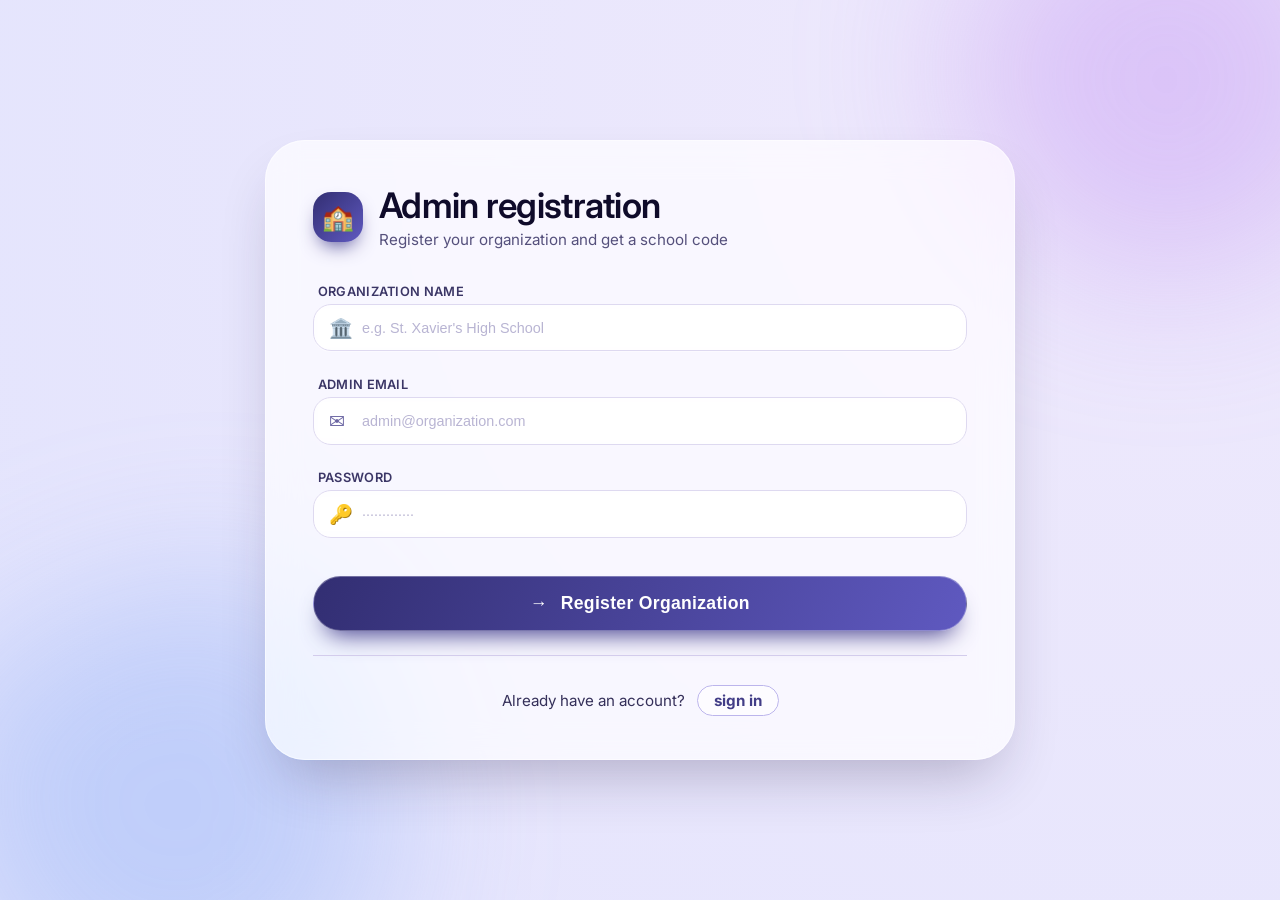
<file: register/target/classes/static/public/admin-register.html>
<!DOCTYPE html>
<html lang="en">

<head>
    <meta charset="UTF-8">
    <meta name="viewport" content="width=device-width, initial-scale=1.0">
    <title>Attendify · Admin Registration</title>
    <link rel="preconnect" href="https://fonts.googleapis.com">
    <link rel="preconnect" href="https://fonts.gstatic.com" crossorigin>
    <link
        href="https://fonts.googleapis.com/css2?family=Inter:ital,opsz,wght@0,14..32,100..900;1,14..32,100..900&display=swap"
        rel="stylesheet">
    <link rel="stylesheet" href="../css/register.css">
</head>

<body>
    <div class="blob blob-1"></div>
    <div class="blob blob-2"></div>

    <div class="register-card">
        <div class="register-header">
            <div class="brand-icon">🏫</div>
            <div>
                <h2>Admin registration</h2>
                <p>Register your organization and get a school code</p>
            </div>
        </div>

        <form id="adminRegisterForm">
            <div class="form-grid">
                <!-- Org Name -->
                <div class="input-group full-width">
                    <label>Organization Name</label>
                    <div class="input-wrapper">
                        <span class="input-icon">🏛️</span>
                        <input type="text" id="schoolName" placeholder="e.g. St. Xavier's High School" required>
                    </div>
                </div>

                <!-- Admin Email -->
                <div class="input-group full-width">
                    <label>Admin Email</label>
                    <div class="input-wrapper">
                        <span class="input-icon">✉️</span>
                        <input type="email" id="email" placeholder="admin@organization.com" required>
                    </div>
                </div>

                <!-- Password -->
                <div class="input-group full-width">
                    <label>Password</label>
                    <div class="input-wrapper">
                        <span class="input-icon">🔑</span>
                        <input type="password" id="password" placeholder="·············" required>
                    </div>
                </div>
            </div>

            <button type="submit" class="register-btn">
                <span>→</span> Register Organization
            </button>

            <div id="message" class="message"></div>

            <div class="login-prompt">
                Already have an account?
                <span onclick="window.location.href='login.html'">sign in</span>
            </div>
        </form>
    </div>
    <script src="../js/admin-regi.js"></script>
    <style>
        #message:not(:empty) {
            display: flex;
        }
    </style>
</body>

</html>
</file>
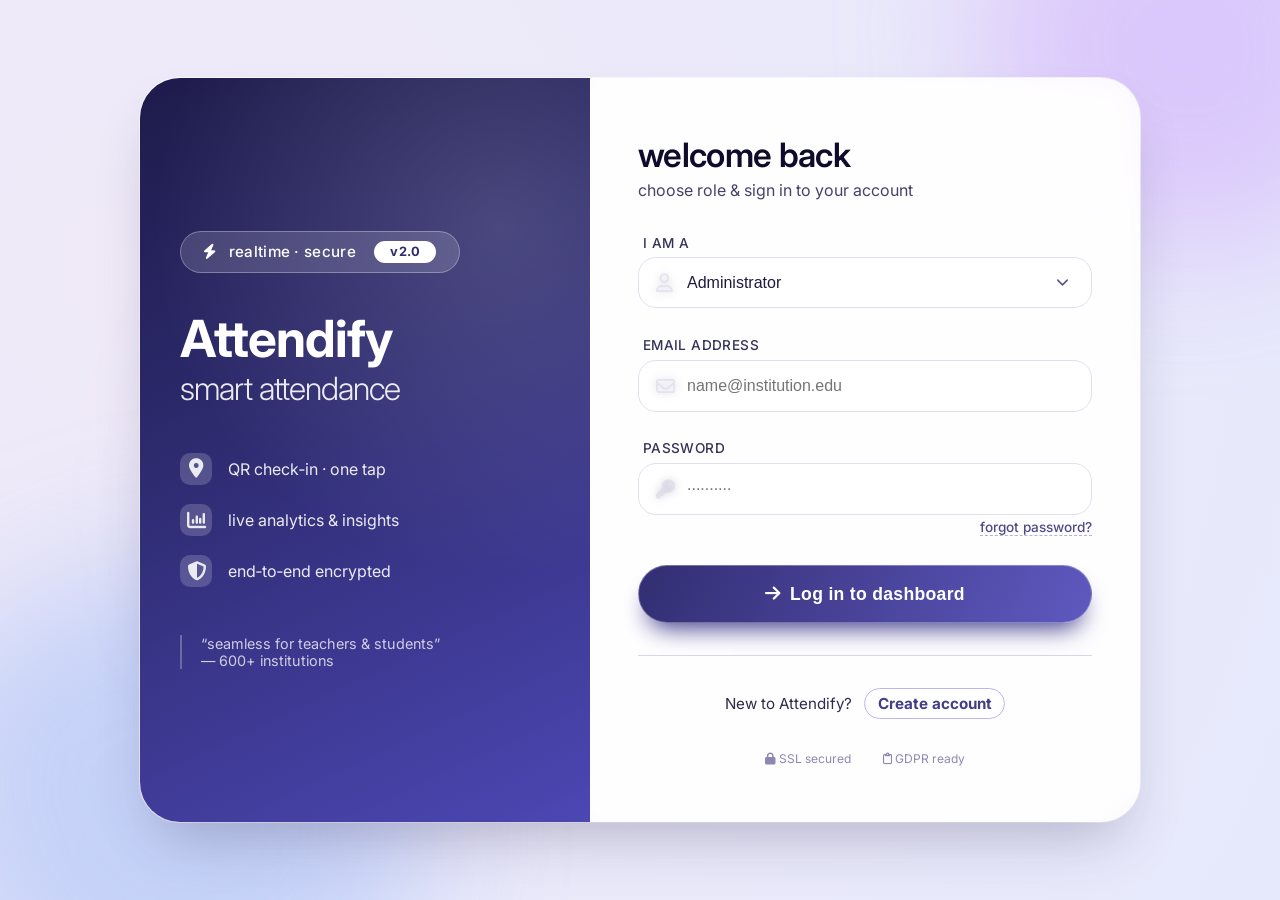
<file: register/target/classes/static/public/login.html>
<!DOCTYPE html>
<html lang="en">

<head>
    <meta charset="UTF-8">
    <meta name="viewport" content="width=device-width, initial-scale=1.0">
    <title>Attendify · smart attendance</title>
    <!-- Font & Icons (subtle) -->
    <link rel="preconnect" href="https://fonts.googleapis.com">
    <link rel="preconnect" href="https://fonts.gstatic.com" crossorigin>
    <link
        href="https://fonts.googleapis.com/css2?family=Inter:ital,opsz,wght@0,14..32,100..900;1,14..32,100..900&display=swap"
        rel="stylesheet">
    <link rel="stylesheet" href="https://cdnjs.cloudflare.com/ajax/libs/font-awesome/6.5.0/css/all.min.css">
    <!-- <style>
        * {
            margin: 0;
            padding: 0;
            box-sizing: border-box;
        }

        body {
            min-height: 100vh;
            font-family: "Inter", system-ui, -apple-system, sans-serif;
            background: #f4f2f7;
            background: radial-gradient(circle at 10% 30%, #f0eaf8 0%, #e6e9fc 100%);
            display: flex;
            align-items: center;
            justify-content: center;
            padding: 1.5rem;
            position: relative;
        }

        /* large organic blurred shapes */
        .blob {
            position: fixed;
            width: 400px;
            height: 400px;
            background: linear-gradient(145deg, rgba(165, 180, 252, 0.4) 0%, rgba(196, 181, 253, 0.25) 100%);
            border-radius: 70% 30% 50% 50% / 40% 60% 40% 60%;
            filter: blur(70px);
            z-index: 0;
        }
        .blob-1 { top: -150px; right: -100px; background: #c084fc55; }
        .blob-2 { bottom: -150px; left: -80px; background: #7aa2f755; width: 500px; height: 500px; }
        .blob-3 { top: 40%; left: 20%; width: 300px; height: 300px; background: #f9a8d455; filter: blur(90px); }

        /* main card */
        .login-card {
            position: relative;
            z-index: 20;
            width: 100%;
            max-width: 1000px;
            background: rgba(255, 255, 255, 0.7);
            backdrop-filter: blur(16px) saturate(180%);
            -webkit-backdrop-filter: blur(16px) saturate(180%);
            border-radius: 2.5rem;
            box-shadow: 0 30px 60px -20px rgba(50, 40, 80, 0.3),
                        0 0 0 1px rgba(255, 255, 255, 0.5) inset,
                        0 0 0 1px rgba(255, 255, 255, 0.7);
            display: flex;
            flex-direction: row;
            overflow: hidden;
            transition: all 0.4s ease;
        }

        /* LEFT PANEL — gradient / brand */
        .brand-panel {
            flex: 1 1 45%;
            background: linear-gradient(155deg, #1e1b4b 0%, #2d2a6e 40%, #4c47b3 100%);
            padding: 3rem 2.5rem;
            display: flex;
            flex-direction: column;
            justify-content: center;
            color: white;
            position: relative;
            isolation: isolate;
        }

        .brand-panel::after {
            content: '';
            position: absolute;
            inset: 0;
            background: radial-gradient(circle at 80% 20%, rgba(255,255,255,0.15) 0%, transparent 50%);
            pointer-events: none;
            z-index: 1;
        }

        .brand-content {
            position: relative;
            z-index: 5;
        }

        .brand-badge {
            display: inline-flex;
            align-items: center;
            gap: 0.75rem;
            background: rgba(255, 255, 255, 0.15);
            backdrop-filter: blur(10px);
            padding: 0.6rem 1.4rem;
            border-radius: 40px;
            width: fit-content;
            margin-bottom: 2.2rem;
            border: 1px solid rgba(255,255,255,0.3);
            font-weight: 500;
            font-size: 0.95rem;
            letter-spacing: 0.3px;
        }

        .brand-badge span {
            background: white;
            color: #2d2a6e;
            border-radius: 20px;
            padding: 0.2rem 1rem;
            font-weight: 700;
            font-size: 0.8rem;
            margin-left: 0.4rem;
        }

        .brand-panel h1 {
            font-size: 3.2rem;
            font-weight: 700;
            line-height: 1.2;
            margin-bottom: 1.5rem;
            letter-spacing: -1px;
        }

        .brand-panel h1 span {
            display: block;
            font-weight: 300;
            font-size: 2rem;
            opacity: 0.9;
        }

        .brand-features {
            margin-top: 2.8rem;
            display: flex;
            flex-direction: column;
            gap: 1.2rem;
        }

        .feature-item {
            display: flex;
            align-items: center;
            gap: 1rem;
            font-size: 1rem;
            font-weight: 400;
            opacity: 0.9;
        }

        .feature-item .icon {
            background: rgba(255, 255, 255, 0.2);
            width: 32px;
            height: 32px;
            border-radius: 10px;
            display: inline-flex;
            align-items: center;
            justify-content: center;
            font-size: 1.2rem;
        }

        /* RIGHT PANEL — form */
        .form-panel {
            flex: 1 1 55%;
            padding: 3.5rem 3rem;
            background: rgba(255, 255, 255, 0.5);
            backdrop-filter: blur(12px);
            display: flex;
            flex-direction: column;
            justify-content: center;
        }

        .form-header {
            margin-bottom: 2.2rem;
        }

        .form-header h2 {
            font-size: 2.1rem;
            font-weight: 600;
            color: #0f0b2a;
            letter-spacing: -0.02em;
        }

        .form-header p {
            color: #45416b;
            font-size: 1rem;
            font-weight: 400;
            margin-top: 0.3rem;
        }

        /* modern input group */
        .input-group {
            margin-bottom: 1.8rem;
            position: relative;
        }

        .input-group label {
            display: block;
            font-size: 0.85rem;
            font-weight: 500;
            text-transform: uppercase;
            letter-spacing: 0.4px;
            color: #353258;
            margin-bottom: 0.4rem;
            margin-left: 0.3rem;
        }

        .input-wrapper {
            position: relative;
            display: flex;
            align-items: center;
        }

        .input-wrapper .input-icon {
            position: absolute;
            left: 18px;
            color: #716c9e;
            font-size: 1.2rem;
            pointer-events: none;
            transition: color 0.2s;
        }

        .input-wrapper select,
        .input-wrapper input {
            width: 100%;
            padding: 1rem 1rem 1rem 3rem;
            border: 1.5px solid #e1deee;
            border-radius: 18px;
            font-size: 1rem;
            background: rgba(255, 255, 255, 0.7);
            backdrop-filter: blur(4px);
            color: #1e193f;
            font-weight: 500;
            outline: none;
            transition: all 0.25s;
            appearance: none;
        }

        .input-wrapper select {
            background-image: url("data:image/svg+xml,%3Csvg xmlns='http://www.w3.org/2000/svg' width='18' height='18' viewBox='0 0 24 24' fill='none' stroke='%235d578c' stroke-width='2' stroke-linecap='round' stroke-linejoin='round'%3E%3Cpolyline points='6 9 12 15 18 9'%3E%3C/polyline%3E%3C/svg%3E");
            background-repeat: no-repeat;
            background-position: right 1.2rem center;
            background-size: 1.2rem;
        }

        .input-wrapper input:focus,
        .input-wrapper select:focus {
            border-color: #655fc0;
            background: white;
            box-shadow: 0 8px 20px -12px #4b47a0, 0 0 0 3px rgba(101, 95, 192, 0.15);
        }

        .input-wrapper input:focus + .input-icon,
        .input-wrapper select:focus ~ .input-icon {
            color: #4b47a0;
        }

        /* password hint extras */
        .forgot-row {
            display: flex;
            justify-content: flex-end;
            margin-top: 0.3rem;
        }

        .forgot-link {
            font-size: 0.85rem;
            font-weight: 500;
            color: #4f4a8a;
            text-decoration: none;
            border-bottom: 1px dashed #b5b0da;
        }

        .forgot-link:hover {
            color: #24204b;
            border-bottom-style: solid;
        }

        /* button */
        .login-btn {
            width: 100%;
            background: linear-gradient(115deg, #322e72, #5f59c0);
            color: white;
            border: none;
            padding: 1.1rem;
            border-radius: 40px;
            font-size: 1.1rem;
            font-weight: 600;
            letter-spacing: 0.3px;
            display: flex;
            align-items: center;
            justify-content: center;
            gap: 0.6rem;
            cursor: pointer;
            transition: all 0.2s;
            margin: 1.5rem 0 2rem;
            box-shadow: 0 15px 25px -10px #3f3a8a;
            border: 1px solid rgba(255, 255, 255, 0.3);
        }

        .login-btn:hover {
            background: linear-gradient(115deg, #25215f, #4b45b0);
            transform: scale(1.01) translateY(-2px);
            box-shadow: 0 22px 30px -12px #2c2868;
        }

        .login-btn:active {
            transform: scale(0.99);
            box-shadow: 0 6px 12px -6px #1c194b;
        }

        .error-msg {
            background: rgba(252, 165, 165, 0.25);
            backdrop-filter: blur(6px);
            padding: 0.9rem 1.4rem;
            border-radius: 60px;
            font-size: 0.9rem;
            color: #aa1f2e;
            border: 1px solid rgba(248, 113, 113, 0.3);
            margin: 1rem 0 0.5rem;
            display: none;
            align-items: center;
            gap: 8px;
            font-weight: 500;
        }

        .error-msg.show {
            display: flex;
        }

        .register-link {
            text-align: center;
            font-size: 0.95rem;
            color: #2e2b4a;
            font-weight: 400;
            border-top: 1px solid #d9d4ed;
            padding-top: 2rem;
            margin-top: 0.5rem;
        }

        .register-link span {
            color: #423d87;
            font-weight: 700;
            cursor: pointer;
            padding: 0.3rem 0.8rem;
            border-radius: 50px;
            background: rgba(255, 255, 255, 0.6);
            margin-left: 0.5rem;
            transition: 0.2s;
            display: inline-block;
            border: 1px solid #bcb5ec;
        }

        .register-link span:hover {
            background: white;
            border-color: #655fc0;
        }

        /* small responsive */
        @media (max-width: 780px) {
            .login-card {
                flex-direction: column;
                border-radius: 2rem;
            }
            .brand-panel {
                padding: 2.5rem;
                border-radius: 2rem 2rem 0 0;
            }
            .form-panel {
                padding: 2.5rem;
            }
        }

        @media (max-width: 480px) {
            .brand-panel h1 { font-size: 2.5rem; }
            .form-panel { padding: 2rem 1.5rem; }
        }

        /* additional micro-interaction */
        .input-wrapper select {
            cursor: pointer;
        }

        /* Admin badge */
        .admin-badge {
            background: rgba(212, 175, 55, 0.2);
            color: #926d1f;
            padding: 0.2rem 1rem;
            border-radius: 20px;
            font-size: 0.8rem;
            margin-left: 0.5rem;
        }
    </style>
     -->

    <link rel="stylesheet" href="../css/login.css">
</head>

<body>
    <!-- floating background blobs -->
    <div class="blob blob-1"></div>
    <div class="blob blob-2"></div>
    <div class="blob blob-3"></div>

    <div class="login-card">
        <!-- LEFT BRAND PANEL (professional & friendly) -->
        <div class="brand-panel">
            <div class="brand-content">
                <div class="brand-badge">
                    <i class="fa-solid fa-bolt"></i> realtime · secure
                    <span>v2.0</span>
                </div>
                <h1>
                    Attendify
                    <span>smart attendance</span>
                </h1>
                <div class="brand-features">
                    <div class="feature-item">
                        <span class="icon"><i class="fa-solid fa-location-dot"></i></span> QR check‑in · one tap
                    </div>
                    <div class="feature-item">
                        <span class="icon"><i class="fa-solid fa-chart-column"></i></span> live analytics & insights
                    </div>
                    <div class="feature-item">
                        <span class="icon"><i class="fa-solid fa-shield-halved"></i></span> end‑to‑end encrypted
                    </div>
                </div>
                <!-- tiny testimonial / extra -->
                <div
                    style="margin-top: 3rem; font-size: 0.9rem; opacity: 0.75; border-left: 2px solid rgba(255,255,255,0.35); padding-left: 1.2rem;">
                    “seamless for teachers & students” <br>— 600+ institutions
                </div>
            </div>
        </div>

        <!-- RIGHT FORM PANEL (UI/UX polished) -->
        <div class="form-panel">
            <div class="form-header">
                <h2>welcome back</h2>
                <p>choose role & sign in to your account</p>
            </div>

            <form id="loginForm">
                <!-- ROLE selector with modern icon -->
                <div class="input-group">
                    <label>I am a</label>
                    <div class="input-wrapper">
                        <span class="input-icon"><i class="fa-regular fa-user"></i></span>
                        <select id="role" required>
                            <option value="student">Student</option>
                            <option value="teacher">Teacher / Faculty</option>
                            <option value="admin" selected>Administrator</option>
                        </select>
                    </div>
                </div>

                <!-- EMAIL -->
                <div class="input-group">
                    <label>Email address</label>
                    <div class="input-wrapper">
                        <span class="input-icon"><i class="fa-regular fa-envelope"></i></span>
                        <input type="email" id="email" placeholder="name@institution.edu" required>
                    </div>
                </div>

                <!-- PASSWORD -->
                <div class="input-group">
                    <label>Password</label>
                    <div class="input-wrapper">
                        <span class="input-icon"><i class="fa-solid fa-key"></i></span>
                        <input type="password" id="password" placeholder="··········" required>
                    </div>
                    <div class="forgot-row">
                        <a href="#" class="forgot-link">forgot password?</a>
                    </div>
                </div>

                <button type="submit" class="login-btn">
                    <span><i class="fa-solid fa-arrow-right"></i></span> Log in to dashboard
                </button>

                <div id="message" class="error-msg"></div>

                <div class="register-link">
                    New to Attendify?
                    <span id="registerBtn" role="button" tabindex="0">Create account</span>
                </div>

            </form>

            <!-- subtle footer (no action) -->
            <div
                style="display: flex; justify-content: center; gap: 2rem; margin-top: 2rem; font-size: 0.75rem; color: #8d88b0;">
                <span><i class="fa-solid fa-lock"></i> SSL secured</span>
                <span><i class="fa-regular fa-clipboard"></i> GDPR ready</span>
            </div>
        </div>
    </div>

    <!-- Forgot Password Modal -->
    <div class="modal-backdrop" id="forgotPasswordModal">
        <div class="modal-content">
            <button class="modal-close" id="closeForgotModal"><i class="fa-solid fa-xmark"></i></button>
            <div class="modal-header">
                <h3>Reset Password</h3>
                <p style="font-size: 0.9rem; color: #666; margin-top: 5px;">Verify your identity to reset password</p>
            </div>

            <form id="forgotPasswordForm">
                <div class="input-group">
                    <label>Role</label>
                    <div class="input-wrapper">
                        <span class="input-icon"><i class="fa-regular fa-user"></i></span>
                        <select id="forgotRole" required>
                            <option value="student">Student</option>
                            <option value="teacher">Teacher / Faculty</option>
                        </select>
                    </div>
                </div>

                <div class="input-group">
                    <label>Email Address</label>
                    <div class="input-wrapper">
                        <span class="input-icon"><i class="fa-regular fa-envelope"></i></span>
                        <input type="email" id="forgotEmail" placeholder="Your registered email" required>
                    </div>
                </div>

                <div class="input-group">
                    <label>Mobile Number</label>
                    <div class="input-wrapper">
                        <span class="input-icon"><i class="fa-solid fa-mobile-screen"></i></span>
                        <input type="tel" id="forgotMobile" placeholder="Your registered mobile" required>
                    </div>
                </div>

                <div class="input-group">
                    <label>New Password</label>
                    <div class="input-wrapper">
                        <span class="input-icon"><i class="fa-solid fa-lock"></i></span>
                        <input type="password" id="forgotNewPassword" placeholder="Minimum 6 characters" minlength="6"
                            required>
                    </div>
                </div>

                <button type="submit" class="login-btn" style="margin-bottom: 0;">
                    Reset Password
                </button>
            </form>
        </div>
    </div>

    <script src="../js/login.js"></script>

</body>

</html>
</file>
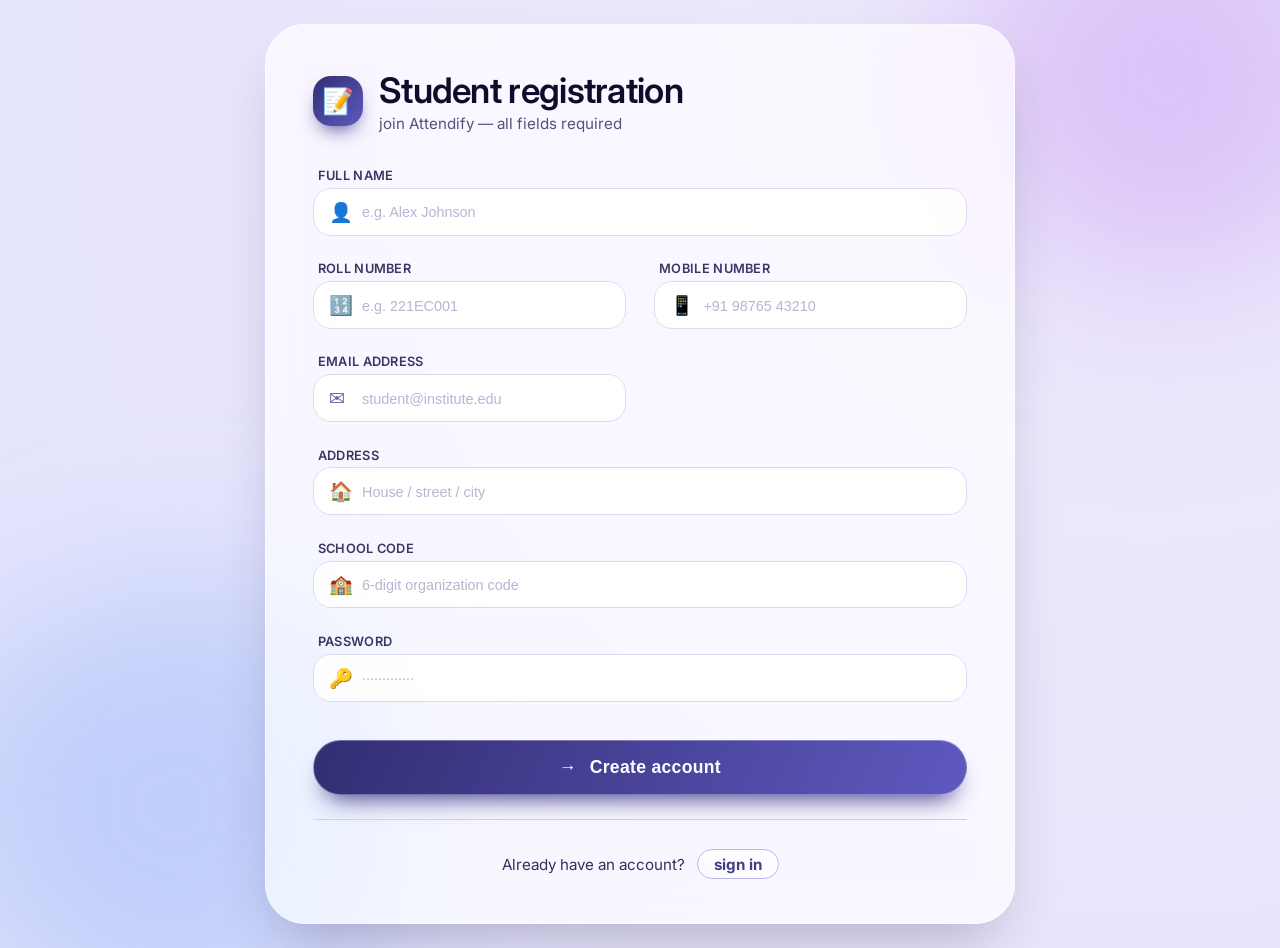
<file: register/target/classes/static/public/register.html>
<!DOCTYPE html>
<html lang="en">

<head>
    <meta charset="UTF-8">
    <meta name="viewport" content="width=device-width, initial-scale=1.0">
    <title>Attendify · Student Registration</title>
    <!-- same font as login for consistency -->
    <link rel="preconnect" href="https://fonts.googleapis.com">
    <link rel="preconnect" href="https://fonts.gstatic.com" crossorigin>
    <link
        href="https://fonts.googleapis.com/css2?family=Inter:ital,opsz,wght@0,14..32,100..900;1,14..32,100..900&display=swap"
        rel="stylesheet">
    <link rel="stylesheet" href="../css/register.css">

</head>

<body>
    <!-- floating background blobs (matching login) -->
    <div class="blob blob-1"></div>
    <div class="blob blob-2"></div>

    <div class="register-card">
        <div class="register-header">
            <div class="brand-icon">📝</div>
            <div>
                <h2>Student registration</h2>
                <p>join Attendify — all fields required</p>
            </div>
        </div>

        <!-- YOUR EXACT FORM (IDs unchanged) -->
        <form id="registerForm">
            <div class="form-grid">
                <!-- Full name (full width) -->
                <div class="input-group full-width">
                    <label>Full name</label>
                    <div class="input-wrapper">
                        <span class="input-icon">👤</span>
                        <input type="text" id="name" placeholder="e.g. Alex Johnson" required>
                    </div>
                </div>

                <!-- Roll number -->
                <div class="input-group">
                    <label>Roll number</label>
                    <div class="input-wrapper">
                        <span class="input-icon">🔢</span>
                        <input type="text" id="rollNo" placeholder="e.g. 221EC001" required>
                    </div>
                </div>


                <!-- Mobile number -->
                <div class="input-group">
                    <label>Mobile number</label>
                    <div class="input-wrapper">
                        <span class="input-icon">📱</span>
                        <input type="tel" id="mobilenumber" placeholder="+91 98765 43210" required>
                    </div>
                </div>

                <!-- Email -->
                <div class="input-group">
                    <label>Email address</label>
                    <div class="input-wrapper">
                        <span class="input-icon">✉️</span>
                        <input type="email" id="email" placeholder="student@institute.edu" required>
                    </div>
                </div>

                <!-- Address (full width) -->
                <div class="input-group full-width">
                    <label>Address</label>
                    <div class="input-wrapper">
                        <span class="input-icon">🏠</span>
                        <input type="text" id="address" placeholder="House / street / city" required>
                    </div>
                </div>

                <!-- School Code (full width) -->
                <div class="input-group full-width">
                    <label>School Code</label>
                    <div class="input-wrapper">
                        <span class="input-icon">🏫</span>
                        <input type="text" id="schoolCode" placeholder="6-digit organization code" required>
                    </div>
                </div>

                <!-- Password (full width) -->
                <div class="input-group full-width">
                    <label>Password</label>
                    <div class="input-wrapper">
                        <span class="input-icon">🔑</span>
                        <input type="password" id="password" placeholder="·············" required>
                    </div>
                </div>
            </div>

            <button type="submit" class="register-btn">
                <span>→</span> Create account
            </button>

            <!-- message element (exactly as referenced in JS) -->
            <div id="message" class="message"></div>

            <div class="login-prompt">
                Already have an account?
                <span onclick="window.location.href='login.html'">sign in</span>
            </div>
        </form>
    </div>
    <script src="../js/register.js"></script>
    <style>
        /* ensure message becomes visible when content added */
        #message:not(:empty) {
            display: flex;
        }
    </style>
</body>

</html>
</file>
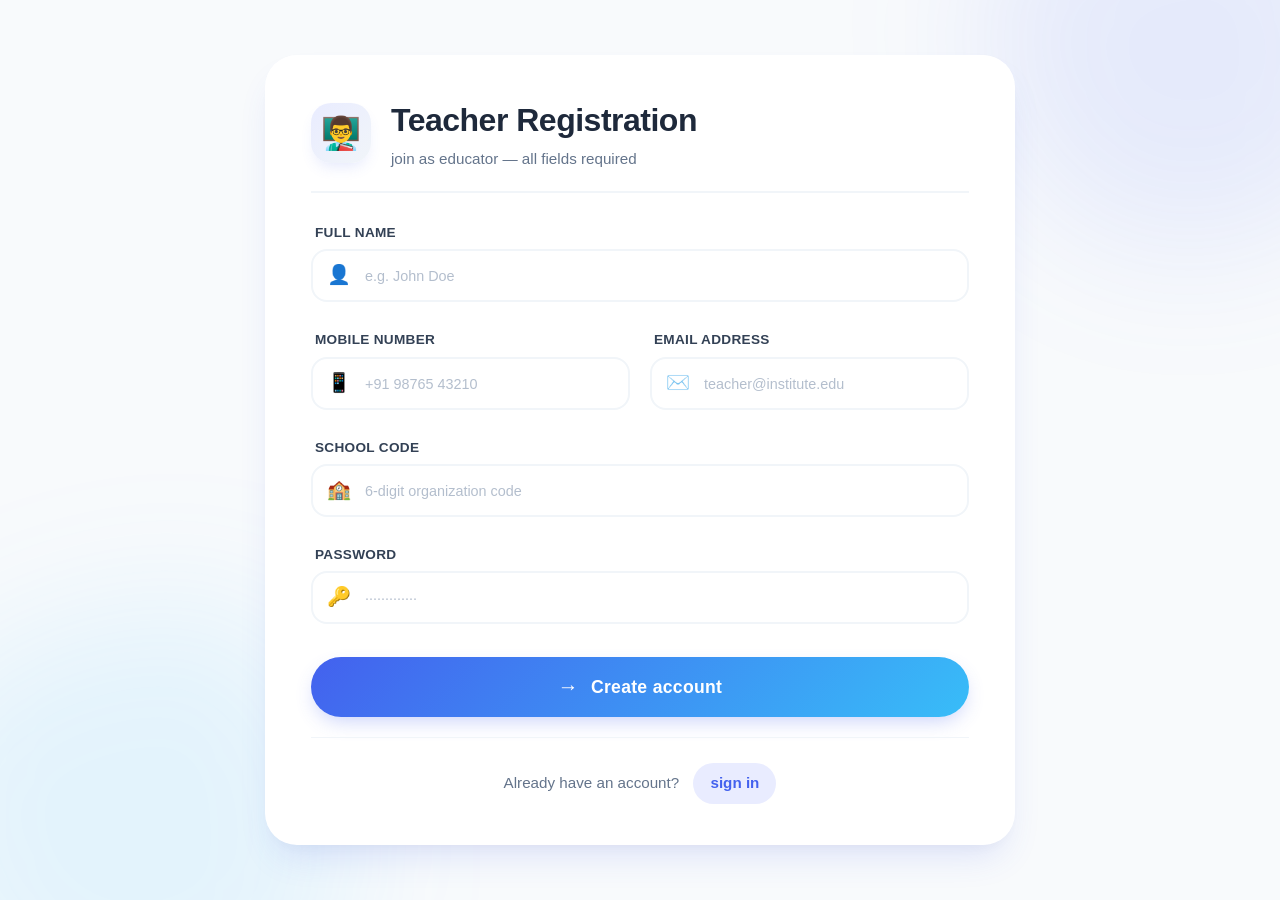
<file: register/target/classes/static/public/teacher-register.html>
<!DOCTYPE html>
<html>

<head>
    <meta charset="UTF-8">
    <meta name="viewport" content="width=device-width, initial-scale=1.0">
    <title>Teacher Registration</title>
    <link rel="stylesheet" href="../css/teacher-register.css">
</head>

<body>
    <!-- Floating blobs (from your CSS) -->
    <div class="blob blob-1"></div>
    <div class="blob blob-2"></div>

    <div class="register-card">
        <div class="register-header">
            <div class="brand-icon">👨‍🏫</div>
            <div>
                <h2>Teacher Registration</h2>
                <p>join as educator — all fields required</p>
            </div>
        </div>

        <form id="registerForm">
            <div class="form-grid">
                <!-- Full Name (full width) -->
                <div class="input-group full-width">
                    <label>Full name</label>
                    <div class="input-wrapper">
                        <span class="input-icon">👤</span>
                        <input type="text" id="name" placeholder="e.g. John Doe" required>
                    </div>
                </div>


                <!-- Mobile number -->
                <div class="input-group">
                    <label>Mobile number</label>
                    <div class="input-wrapper">
                        <span class="input-icon">📱</span>
                        <input type="tel" id="mobilenumber" placeholder="+91 98765 43210" required>
                    </div>
                </div>

                <!-- Email -->
                <div class="input-group">
                    <label>Email address</label>
                    <div class="input-wrapper">
                        <span class="input-icon">✉️</span>
                        <input type="email" id="email" placeholder="teacher@institute.edu" required>
                    </div>
                </div>

                <!-- School Code (full width) -->
                <div class="input-group full-width">
                    <label>School Code</label>
                    <div class="input-wrapper">
                        <span class="input-icon">🏫</span>
                        <input type="text" id="schoolCode" placeholder="6-digit organization code" required>
                    </div>
                </div>

                <!-- Password (full width) -->
                <div class="input-group full-width">
                    <label>Password</label>
                    <div class="input-wrapper">
                        <span class="input-icon">🔑</span>
                        <input type="password" id="password" placeholder="·············" required>
                    </div>
                </div>
            </div>

            <button type="submit" class="register-btn">
                <span>→</span> Create account
            </button>

            <div id="message" class="message"></div>

            <div class="login-prompt">
                Already have an account?
                <span onclick="window.location.href='login.html'">sign in</span>
            </div>
        </form>
    </div>

    <script src="../js/teacher-regi.js"></script>
</body>

</html>
</file>
<file: register/target/classes/static/css/register.css>
* {
            margin: 0;
            padding: 0;
            box-sizing: border-box;
        }

        body {
            min-height: 100vh;
            font-family: "Inter", system-ui, -apple-system, sans-serif;
            background: #f4f2f7;
            background: radial-gradient(circle at 90% 10%, #efe9fc 0%, #e3e4fd 100%);
            display: flex;
            align-items: center;
            justify-content: center;
            padding: 1.5rem;
            position: relative;
        }

        /* floating background elements (same as login) */
        .blob {
            position: fixed;
            width: 400px;
            height: 400px;
            background: linear-gradient(145deg, rgba(165, 180, 252, 0.35) 0%, rgba(196, 181, 253, 0.2) 100%);
            border-radius: 70% 30% 50% 50% / 40% 60% 40% 60%;
            filter: blur(80px);
            z-index: 0;
        }
        .blob-1 { top: -120px; right: -80px; background: #b47cf055; }
        .blob-2 { bottom: -130px; left: -60px; background: #7aa2f755; width: 450px; height: 450px; }

        /* main registration card — wider to fit fields */
        .register-card {
            position: relative;
            z-index: 20;
            width: 100%;
            max-width: 750px;
            background: rgba(255, 255, 255, 0.7);
            backdrop-filter: blur(16px) saturate(180%);
            -webkit-backdrop-filter: blur(16px) saturate(180%);
            border-radius: 2.5rem;
            box-shadow: 0 30px 60px -20px rgba(40, 30, 70, 0.3),
                        0 0 0 1px rgba(255, 255, 255, 0.5) inset;
            padding: 2.8rem 3rem;
            transition: all 0.3s ease;
        }

        /* header section */
        .register-header {
            margin-bottom: 2.2rem;
            display: flex;
            align-items: center;
            gap: 1rem;
        }

        .brand-icon {
            width: 50px;
            height: 50px;
            background: linear-gradient(135deg, #322e72, #5f59c0);
            border-radius: 18px;
            display: flex;
            align-items: center;
            justify-content: center;
            color: white;
            font-size: 1.6rem;
            box-shadow: 0 10px 20px -8px #3f3a8a;
        }

        .register-header h2 {
            font-size: 2.2rem;
            font-weight: 600;
            color: #0f0b2a;
            letter-spacing: -0.02em;
        }

        .register-header p {
            color: #55507c;
            font-size: 0.95rem;
            margin-top: 0.2rem;
        }

        /* form grid - two columns for better density */
        .form-grid {
            display: grid;
            grid-template-columns: 1fr 1fr;
            gap: 1.2rem 1.8rem;
        }

        /* full width items */
        .full-width {
            grid-column: span 2;
        }

        /* input group style (consistent with login) */
        .input-group {
            margin-bottom: 0.4rem;
        }

        .input-group label {
            display: block;
            font-size: 0.8rem;
            font-weight: 600;
            text-transform: uppercase;
            letter-spacing: 0.3px;
            color: #3b3666;
            margin-bottom: 0.3rem;
            margin-left: 0.3rem;
        }

        .input-wrapper {
            position: relative;
            display: flex;
            align-items: center;
        }

        .input-icon {
            position: absolute;
            left: 16px;
            color: #6a64a2;
            font-size: 1.2rem;
            pointer-events: none;
            transition: color 0.2s;
            z-index: 2;
        }

        .input-wrapper input {
            width: 100%;
            padding: 0.9rem 1rem 0.9rem 3rem;
            border: 1.5px solid #ded9f0;
            border-radius: 18px;
            font-size: 0.95rem;
            background: rgba(255, 255, 255, 0.7);
            backdrop-filter: blur(4px);
            color: #1d193f;
            font-weight: 500;
            outline: none;
            transition: all 0.2s;
        }

        .input-wrapper input:focus {
            border-color: #5f59c0;
            background: white;
            box-shadow: 0 8px 20px -14px #4b47a0, 0 0 0 3px rgba(101, 95, 192, 0.15);
        }

        .input-wrapper input:focus + .input-icon {
            color: #4b47a0;
        }

        /* placeholder styling */
        .input-wrapper input::placeholder {
            color: #9b95c0;
            font-weight: 400;
            font-size: 0.9rem;
            opacity: 0.7;
        }

        /* register button */
        .register-btn {
            width: 100%;
            background: linear-gradient(115deg, #322e72, #5f59c0);
            color: white;
            border: none;
            padding: 1rem 1.8rem;
            border-radius: 40px;
            font-size: 1.1rem;
            font-weight: 600;
            letter-spacing: 0.3px;
            display: flex;
            align-items: center;
            justify-content: center;
            gap: 0.8rem;
            cursor: pointer;
            transition: all 0.2s;
            margin: 2rem 0 1.5rem;
            box-shadow: 0 15px 25px -12px #3f3a8a;
            border: 1px solid rgba(255, 255, 255, 0.3);
        }

        .register-btn:hover {
            background: linear-gradient(115deg, #25215f, #4b45b0);
            transform: translateY(-2px);
            box-shadow: 0 22px 30px -15px #2c2868;
        }

        .register-btn:active {
            transform: translateY(1px);
            box-shadow: 0 6px 12px -6px #1c194b;
        }

        /* message area */
        .message {
            background: rgba(252, 165, 165, 0.2);
            backdrop-filter: blur(6px);
            padding: 0.9rem 1.8rem;
            border-radius: 60px;
            font-size: 0.95rem;
            color: #b91c1c;
            border: 1px solid rgba(248, 113, 113, 0.3);
            display: none;
            align-items: center;
            gap: 10px;
            margin: 1rem 0 0.5rem;
            font-weight: 500;
            text-align: center;
            justify-content: center;
        }

        .message.show {
            display: flex;
        }

        .message.success {
            background: rgba(74, 222, 128, 0.15);
            color: #166534;
            border-color: #86efac;
        }

        /* login redirect */
        .login-prompt {
            text-align: center;
            font-size: 0.95rem;
            color: #35305a;
            border-top: 1px solid #d3ccec;
            padding-top: 1.8rem;
            margin-top: 0.8rem;
        }

        .login-prompt span {
            color: #423d87;
            font-weight: 700;
            cursor: pointer;
            padding: 0.3rem 1rem;
            border-radius: 50px;
            background: rgba(255, 255, 255, 0.6);
            margin-left: 0.5rem;
            transition: 0.2s;
            display: inline-block;
            border: 1px solid #bcb5ec;
        }

        .login-prompt span:hover {
            background: white;
            border-color: #655fc0;
        }

        /* mobile adaptation */
        @media (max-width: 600px) {
            .register-card { padding: 2rem 1.5rem; }
            .form-grid { grid-template-columns: 1fr; }
            .full-width { grid-column: span 1; }
            .register-header h2 { font-size: 1.9rem; }
        }

        /* remove spinners from number input (optional) */
        .input-wrapper input[type="number"]::-webkit-inner-spin-button {
            opacity: 0.5;
        }
</file>
<file: register/target/classes/static/css/login.css>
* {
    margin: 0;
    padding: 0;
    box-sizing: border-box;
}

body {
    min-height: 100vh;
    font-family: "Inter", system-ui, -apple-system, sans-serif;
    background: #f4f2f7;
    background: radial-gradient(circle at 10% 30%, #f0eaf8 0%, #e6e9fc 100%);
    display: flex;
    align-items: center;
    justify-content: center;
    padding: 1.5rem;
    position: relative;
}

/* large organic blurred shapes */
.blob {
    position: fixed;
    width: 400px;
    height: 400px;
    background: linear-gradient(145deg, rgba(165, 180, 252, 0.4) 0%, rgba(196, 181, 253, 0.25) 100%);
    border-radius: 70% 30% 50% 50% / 40% 60% 40% 60%;
    filter: blur(70px);
    z-index: 0;
}

.blob-1 {
    top: -150px;
    right: -100px;
    background: #c084fc55;
}

.blob-2 {
    bottom: -150px;
    left: -80px;
    background: #7aa2f755;
    width: 500px;
    height: 500px;
}

.blob-3 {
    top: 40%;
    left: 20%;
    width: 300px;
    height: 300px;
    background: #f9a8d455;
    filter: blur(90px);
}

/* main card */
.login-card {
    position: relative;
    z-index: 20;
    width: 100%;
    max-width: 1000px;
    background: rgba(255, 255, 255, 0.7);
    backdrop-filter: blur(16px) saturate(180%);
    -webkit-backdrop-filter: blur(16px) saturate(180%);
    border-radius: 2.5rem;
    box-shadow: 0 30px 60px -20px rgba(50, 40, 80, 0.3),
        0 0 0 1px rgba(255, 255, 255, 0.5) inset,
        0 0 0 1px rgba(255, 255, 255, 0.7);
    display: flex;
    flex-direction: row;
    overflow: hidden;
    transition: all 0.4s ease;
}

/* LEFT PANEL — gradient / brand */
.brand-panel {
    flex: 1 1 45%;
    background: linear-gradient(155deg, #1e1b4b 0%, #2d2a6e 40%, #4c47b3 100%);
    padding: 3rem 2.5rem;
    display: flex;
    flex-direction: column;
    justify-content: center;
    color: white;
    position: relative;
    isolation: isolate;
}

.brand-panel::after {
    content: '';
    position: absolute;
    inset: 0;
    background: radial-gradient(circle at 80% 20%, rgba(255, 255, 255, 0.15) 0%, transparent 50%);
    pointer-events: none;
    z-index: 1;
}

.brand-content {
    position: relative;
    z-index: 5;
}

.brand-badge {
    display: inline-flex;
    align-items: center;
    gap: 0.75rem;
    background: rgba(255, 255, 255, 0.15);
    backdrop-filter: blur(10px);
    padding: 0.6rem 1.4rem;
    border-radius: 40px;
    width: fit-content;
    margin-bottom: 2.2rem;
    border: 1px solid rgba(255, 255, 255, 0.3);
    font-weight: 500;
    font-size: 0.95rem;
    letter-spacing: 0.3px;
}

.brand-badge span {
    background: white;
    color: #2d2a6e;
    border-radius: 20px;
    padding: 0.2rem 1rem;
    font-weight: 700;
    font-size: 0.8rem;
    margin-left: 0.4rem;
}

.brand-panel h1 {
    font-size: 3.2rem;
    font-weight: 700;
    line-height: 1.2;
    margin-bottom: 1.5rem;
    letter-spacing: -1px;
}

.brand-panel h1 span {
    display: block;
    font-weight: 300;
    font-size: 2rem;
    opacity: 0.9;
}

.brand-features {
    margin-top: 2.8rem;
    display: flex;
    flex-direction: column;
    gap: 1.2rem;
}

.feature-item {
    display: flex;
    align-items: center;
    gap: 1rem;
    font-size: 1rem;
    font-weight: 400;
    opacity: 0.9;
}

.feature-item .icon {
    background: rgba(255, 255, 255, 0.2);
    width: 32px;
    height: 32px;
    border-radius: 10px;
    display: inline-flex;
    align-items: center;
    justify-content: center;
    font-size: 1.2rem;
}

/* RIGHT PANEL — form */
.form-panel {
    flex: 1 1 55%;
    padding: 3.5rem 3rem;
    background: rgba(255, 255, 255, 0.5);
    backdrop-filter: blur(12px);
    display: flex;
    flex-direction: column;
    justify-content: center;
}

.form-header {
    margin-bottom: 2.2rem;
}

.form-header h2 {
    font-size: 2.1rem;
    font-weight: 600;
    color: #0f0b2a;
    letter-spacing: -0.02em;
}

.form-header p {
    color: #45416b;
    font-size: 1rem;
    font-weight: 400;
    margin-top: 0.3rem;
}

/* modern input group */
.input-group {
    margin-bottom: 1.8rem;
    position: relative;
}

.input-group label {
    display: block;
    font-size: 0.85rem;
    font-weight: 500;
    text-transform: uppercase;
    letter-spacing: 0.4px;
    color: #353258;
    margin-bottom: 0.4rem;
    margin-left: 0.3rem;
}

.input-wrapper {
    position: relative;
    display: flex;
    align-items: center;
}

.input-wrapper .input-icon {
    position: absolute;
    left: 18px;
    color: #716c9e;
    font-size: 1.2rem;
    pointer-events: none;
    transition: color 0.2s;
}

.input-wrapper select,
.input-wrapper input {
    width: 100%;
    padding: 1rem 1rem 1rem 3rem;
    border: 1.5px solid #e1deee;
    border-radius: 18px;
    font-size: 1rem;
    background: rgba(255, 255, 255, 0.7);
    backdrop-filter: blur(4px);
    color: #1e193f;
    font-weight: 500;
    outline: none;
    transition: all 0.25s;
    appearance: none;
}

.input-wrapper select {
    background-image: url("data:image/svg+xml,%3Csvg xmlns='http://www.w3.org/2000/svg' width='18' height='18' viewBox='0 0 24 24' fill='none' stroke='%235d578c' stroke-width='2' stroke-linecap='round' stroke-linejoin='round'%3E%3Cpolyline points='6 9 12 15 18 9'%3E%3C/polyline%3E%3C/svg%3E");
    background-repeat: no-repeat;
    background-position: right 1.2rem center;
    background-size: 1.2rem;
}

.input-wrapper input:focus,
.input-wrapper select:focus {
    border-color: #655fc0;
    background: white;
    box-shadow: 0 8px 20px -12px #4b47a0, 0 0 0 3px rgba(101, 95, 192, 0.15);
}

.input-wrapper input:focus+.input-icon,
.input-wrapper select:focus~.input-icon {
    color: #4b47a0;
}

/* password hint extras */
.forgot-row {
    display: flex;
    justify-content: flex-end;
    margin-top: 0.3rem;
}

.forgot-link {
    font-size: 0.85rem;
    font-weight: 500;
    color: #4f4a8a;
    text-decoration: none;
    border-bottom: 1px dashed #b5b0da;
}

.forgot-link:hover {
    color: #24204b;
    border-bottom-style: solid;
}

/* button */
.login-btn {
    width: 100%;
    background: linear-gradient(115deg, #322e72, #5f59c0);
    color: white;
    border: none;
    padding: 1.1rem;
    border-radius: 40px;
    font-size: 1.1rem;
    font-weight: 600;
    letter-spacing: 0.3px;
    display: flex;
    align-items: center;
    justify-content: center;
    gap: 0.6rem;
    cursor: pointer;
    transition: all 0.2s;
    margin: 1.5rem 0 2rem;
    box-shadow: 0 15px 25px -10px #3f3a8a;
    border: 1px solid rgba(255, 255, 255, 0.3);
}

.login-btn:hover {
    background: linear-gradient(115deg, #25215f, #4b45b0);
    transform: scale(1.01) translateY(-2px);
    box-shadow: 0 22px 30px -12px #2c2868;
}

.login-btn:active {
    transform: scale(0.99);
    box-shadow: 0 6px 12px -6px #1c194b;
}

.error-msg {
    background: rgba(252, 165, 165, 0.25);
    backdrop-filter: blur(6px);
    padding: 0.9rem 1.4rem;
    border-radius: 60px;
    font-size: 0.9rem;
    color: #aa1f2e;
    border: 1px solid rgba(248, 113, 113, 0.3);
    margin: 1rem 0 0.5rem;
    display: none;
    align-items: center;
    gap: 8px;
    font-weight: 500;
}

.error-msg.show {
    display: flex;
}

.register-link {
    text-align: center;
    font-size: 0.95rem;
    color: #2e2b4a;
    font-weight: 400;
    border-top: 1px solid #d9d4ed;
    padding-top: 2rem;
    margin-top: 0.5rem;
}

.register-link span {
    color: #423d87;
    font-weight: 700;
    cursor: pointer;
    padding: 0.3rem 0.8rem;
    border-radius: 50px;
    background: rgba(255, 255, 255, 0.6);
    margin-left: 0.5rem;
    transition: 0.2s;
    display: inline-block;
    border: 1px solid #bcb5ec;
}

.register-link span:hover {
    background: white;
    border-color: #655fc0;
}

/* small responsive */
@media (max-width: 780px) {
    .login-card {
        flex-direction: column;
        border-radius: 2rem;
    }

    .brand-panel {
        padding: 2.5rem;
        border-radius: 2rem 2rem 0 0;
    }

    .form-panel {
        padding: 2.5rem;
    }
}

@media (max-width: 480px) {
    .brand-panel h1 {
        font-size: 2.5rem;
    }

    .form-panel {
        padding: 2rem 1.5rem;
    }
}

.input-wrapper select {
    cursor: pointer;
}

/* Modal Styles */
.modal-backdrop {
    position: fixed;
    inset: 0;
    background: rgba(15, 11, 42, 0.7);
    backdrop-filter: blur(8px);
    z-index: 1000;
    display: none;
    align-items: center;
    justify-content: center;
    padding: 1.5rem;
}

.modal-backdrop.show {
    display: flex;
}

.modal-content {
    background: white;
    width: 100%;
    max-width: 450px;
    border-radius: 2rem;
    padding: 2.5rem;
    box-shadow: 0 25px 50px -12px rgba(0, 0, 0, 0.25);
    position: relative;
    animation: modalSlideUp 0.3s ease-out;
}

@keyframes modalSlideUp {
    from {
        transform: translateY(20px);
        opacity: 0;
    }

    to {
        transform: translateY(0);
        opacity: 1;
    }
}

.modal-header {
    margin-bottom: 1.5rem;
}

.modal-header h3 {
    font-size: 1.5rem;
    color: #0f0b2a;
    font-weight: 600;
}

.modal-close {
    position: absolute;
    top: 1.5rem;
    right: 1.5rem;
    background: #f1f0fb;
    border: none;
    width: 32px;
    height: 32px;
    border-radius: 50%;
    display: flex;
    align-items: center;
    justify-content: center;
    cursor: pointer;
    color: #45416b;
    transition: 0.2s;
}

.modal-close:hover {
    background: #e1deee;
    color: #1e193f;
}

.modal-footer {
    margin-top: 2rem;
    display: flex;
    gap: 1rem;
}
</file>
<file: register/target/classes/static/css/teacher-register.css>
/* ============================================
   STUDENT REGISTRATION PAGE - PROFESSIONAL UI/UX
   Smart QR Attendance System
   Complete CSS - Clean, Attractive & User-Friendly
   ============================================ */

/* ----- CSS Variables (Consistent with Login/Teacher Dashboard) ----- */
:root {
    --primary: #4361ee;
    --primary-dark: #3a56d4;
    --primary-light: #6c86f0;
    --primary-soft: #e9ecff;
    --secondary: #38bdf8;
    --success: #10b981;
    --success-light: #d1fae5;
    --danger: #ef4444;
    --danger-light: #fee2e2;
    --warning: #f59e0b;
    --dark: #1e293b;
    --gray-dark: #334155;
    --gray: #64748b;
    --gray-light: #94a3b8;
    --light: #f1f5f9;
    --lighter: #f8fafc;
    --white: #ffffff;
    --border-radius-sm: 12px;
    --border-radius: 16px;
    --border-radius-lg: 24px;
    --border-radius-xl: 32px;
    --box-shadow: 0 10px 30px -5px rgba(0, 0, 0, 0.05), 0 5px 15px -5px rgba(0, 0, 0, 0.02);
    --box-shadow-hover: 0 20px 35px -10px rgba(67, 97, 238, 0.15), 0 8px 20px -8px rgba(0, 0, 0, 0.05);
    --transition: all 0.25s ease;
}

/* ----- Base Reset ----- */
* {
    margin: 0;
    padding: 0;
    box-sizing: border-box;
}

body {
    font-family: 'Inter', -apple-system, BlinkMacSystemFont, sans-serif;
    background: var(--lighter);
    color: var(--dark);
    line-height: 1.5;
    min-height: 100vh;
    display: flex;
    align-items: center;
    justify-content: center;
    padding: 20px;
    position: relative;
}

/* ----- Floating Background Blobs (Soft & Professional) ----- */
.blob {
    position: fixed;
    width: 400px;
    height: 400px;
    background: linear-gradient(145deg, rgba(165, 180, 252, 0.2) 0%, rgba(196, 181, 253, 0.15) 100%);
    border-radius: 70% 30% 50% 50% / 40% 60% 40% 60%;
    filter: blur(70px);
    z-index: -1;
    pointer-events: none;
}

.blob-1 {
    top: -150px;
    right: -100px;
    background: rgba(67, 97, 238, 0.1);
}

.blob-2 {
    bottom: -150px;
    left: -100px;
    background: rgba(56, 189, 248, 0.1);
    width: 450px;
    height: 450px;
}

/* ============================================
   MAIN REGISTRATION CARD - Clean & Centered
   ============================================ */
.register-card {
    width: 100%;
    max-width: 750px;
    background: var(--white);
    border-radius: var(--border-radius-xl);
    box-shadow: var(--box-shadow-hover);
    padding: 40px 45px;
    position: relative;
    z-index: 10;
    animation: cardAppear 0.5s ease;
    border: 1px solid rgba(255, 255, 255, 0.3);
    backdrop-filter: blur(5px);
}

@keyframes cardAppear {
    from {
        opacity: 0;
        transform: translateY(20px);
    }
    to {
        opacity: 1;
        transform: translateY(0);
    }
}

/* ----- Header Section ----- */
.register-header {
    display: flex;
    align-items: center;
    gap: 20px;
    margin-bottom: 30px;
    padding-bottom: 20px;
    border-bottom: 2px solid var(--light);
}

.brand-icon {
    width: 60px;
    height: 60px;
    background: linear-gradient(135deg, var(--primary-soft), var(--light));
    border-radius: 20px;
    display: flex;
    align-items: center;
    justify-content: center;
    color: var(--primary);
    font-size: 2rem;
    box-shadow: 0 8px 15px -5px rgba(67, 97, 238, 0.15);
}

.register-header h2 {
    font-size: 2rem;
    font-weight: 700;
    color: var(--dark);
    letter-spacing: -0.5px;
    margin-bottom: 4px;
}

.register-header p {
    color: var(--gray);
    font-size: 0.95rem;
}

/* ============================================
   FORM GRID - Clean & Organized
   ============================================ */
.form-grid {
    display: grid;
    grid-template-columns: 1fr 1fr;
    gap: 20px;
    margin-bottom: 20px;
}

.full-width {
    grid-column: span 2;
}

/* ============================================
   INPUT GROUPS - Clear & User-Friendly
   ============================================ */
.input-group {
    margin-bottom: 8px;
}

.input-group label {
    display: block;
    font-size: 0.85rem;
    font-weight: 600;
    color: var(--gray-dark);
    margin-bottom: 6px;
    margin-left: 4px;
    text-transform: uppercase;
    letter-spacing: 0.3px;
}

.input-wrapper {
    position: relative;
    display: flex;
    align-items: center;
}

.input-icon {
    position: absolute;
    left: 16px;
    color: var(--gray-light);
    font-size: 1.2rem;
    pointer-events: none;
    transition: var(--transition);
    z-index: 2;
}

.input-wrapper input {
    width: 100%;
    padding: 16px 16px 16px 52px;
    border: 2px solid var(--light);
    border-radius: var(--border-radius);
    font-size: 0.95rem;
    background: var(--white);
    color: var(--dark);
    transition: var(--transition);
    font-family: 'Inter', sans-serif;
}

.input-wrapper input::placeholder {
    color: var(--gray-light);
    opacity: 0.7;
    font-size: 0.9rem;
}

.input-wrapper input:focus {
    outline: none;
    border-color: var(--primary);
    background: var(--white);
    box-shadow: 0 0 0 4px var(--primary-soft);
}

.input-wrapper input:focus + .input-icon {
    color: var(--primary);
}

/* ============================================
   REGISTER BUTTON - Prominent & Friendly
   ============================================ */
.register-btn {
    width: 100%;
    padding: 18px 24px;
    background: linear-gradient(135deg, var(--primary), var(--secondary));
    color: var(--white);
    border: none;
    border-radius: 50px;
    font-size: 1.1rem;
    font-weight: 600;
    cursor: pointer;
    transition: var(--transition);
    display: flex;
    align-items: center;
    justify-content: center;
    gap: 12px;
    margin: 25px 0 20px;
    box-shadow: 0 8px 20px -5px rgba(67, 97, 238, 0.3);
    font-family: 'Inter', sans-serif;
    letter-spacing: 0.3px;
}

.register-btn:hover {
    transform: translateY(-3px);
    box-shadow: 0 15px 30px -5px rgba(67, 97, 238, 0.4);
}

.register-btn:active {
    transform: translateY(-1px);
}

.register-btn span {
    font-size: 1.3rem;
    transition: transform 0.2s ease;
}

.register-btn:hover span {
    transform: translateX(5px);
}

/* ============================================
   MESSAGE AREA - Clear Feedback
   ============================================ */
.message {
    background: var(--danger-light);
    color: var(--danger);
    padding: 14px 20px;
    border-radius: 50px;
    font-size: 0.95rem;
    font-weight: 500;
    display: none;
    align-items: center;
    justify-content: center;
    gap: 8px;
    margin: 15px 0 10px;
    border: 1px solid rgba(239, 68, 68, 0.2);
    text-align: center;
}

.message.success {
    background: var(--success-light);
    color: var(--success);
    border-color: rgba(16, 185, 129, 0.2);
}

.message.show {
    display: flex;
}

/* ============================================
   LOGIN PROMPT - Smooth Navigation
   ============================================ */
.login-prompt {
    text-align: center;
    font-size: 0.95rem;
    color: var(--gray);
    border-top: 1px solid var(--light);
    padding-top: 25px;
    margin-top: 10px;
}

.login-prompt span {
    color: var(--primary);
    font-weight: 600;
    cursor: pointer;
    padding: 8px 16px;
    border-radius: 30px;
    background: var(--primary-soft);
    margin-left: 10px;
    transition: var(--transition);
    display: inline-block;
    border: 1px solid transparent;
}

.login-prompt span:hover {
    background: var(--primary);
    color: var(--white);
    transform: translateY(-2px);
    box-shadow: 0 5px 15px rgba(67, 97, 238, 0.2);
}

.login-prompt span:active {
    transform: translateY(0);
}

/* ============================================
   RESPONSIVE DESIGN - Mobile Friendly
   ============================================ */
@media (max-width: 700px) {
    .register-card {
        padding: 30px 25px;
    }
    
    .form-grid {
        grid-template-columns: 1fr;
        gap: 15px;
    }
    
    .full-width {
        grid-column: span 1;
    }
    
    .register-header {
        flex-direction: column;
        text-align: center;
        gap: 12px;
    }
    
    .register-header h2 {
        font-size: 1.8rem;
    }
    
    .brand-icon {
        width: 50px;
        height: 50px;
        font-size: 1.8rem;
    }
}

@media (max-width: 480px) {
    .register-card {
        padding: 25px 20px;
    }
    
    .register-header h2 {
        font-size: 1.5rem;
    }
    
    .register-header p {
        font-size: 0.85rem;
    }
    
    .input-wrapper input {
        padding: 14px 14px 14px 48px;
        font-size: 0.9rem;
    }
    
    .input-icon {
        font-size: 1rem;
        left: 14px;
    }
    
    .register-btn {
        padding: 16px 20px;
        font-size: 1rem;
    }
    
    .login-prompt {
        display: flex;
        flex-direction: column;
        gap: 10px;
        align-items: center;
    }
    
    .login-prompt span {
        margin-left: 0;
    }
}

/* ============================================
   INPUT VALIDATION STYLES - Helpful UX
   ============================================ */
.input-wrapper input:invalid:not(:placeholder-shown) {
    border-color: var(--danger);
}

.input-wrapper input:invalid:not(:placeholder-shown) + .input-icon {
    color: var(--danger);
}

.input-wrapper input:valid:not(:placeholder-shown) {
    border-color: var(--success);
}

.input-wrapper input:valid:not(:placeholder-shown) + .input-icon {
    color: var(--success);
}

/* ============================================
   LOADING STATE FOR BUTTON
   ============================================ */
.register-btn.loading {
    position: relative;
    color: transparent;
    pointer-events: none;
}

.register-btn.loading::after {
    content: '';
    position: absolute;
    width: 24px;
    height: 24px;
    border: 3px solid var(--white);
    border-top-color: transparent;
    border-radius: 50%;
    animation: spin 0.8s linear infinite;
}

@keyframes spin {
    to { transform: rotate(360deg); }
}

/* ============================================
   FOCUS VISIBILITY - Accessibility
   ============================================ */
a:focus-visible,
button:focus-visible,
input:focus-visible,
select:focus-visible {
    outline: 3px solid var(--primary);
    outline-offset: 2px;
}

/* ============================================
   AUTO-FILL STYLES
   ============================================ */
input:-webkit-autofill,
input:-webkit-autofill:hover,
input:-webkit-autofill:focus {
    -webkit-box-shadow: 0 0 0px 1000px var(--white) inset;
    -webkit-text-fill-color: var(--dark);
    border-color: var(--primary);
}

/* ============================================
   PLACEHOLDER STYLING
   ============================================ */
::placeholder {
    color: var(--gray-light);
    opacity: 0.7;
}

/* ============================================
   SCROLLBAR STYLING
   ============================================ */
::-webkit-scrollbar {
    width: 8px;
}

::-webkit-scrollbar-track {
    background: var(--lighter);
}

::-webkit-scrollbar-thumb {
    background: var(--gray-light);
    border-radius: 10px;
}

::-webkit-scrollbar-thumb:hover {
    background: var(--gray);
}

/* ============================================
   ADDITIONAL UTILITIES
   ============================================ */
.text-center {
    text-align: center;
}

.mt-20 {
    margin-top: 20px;
}

.mb-20 {
    margin-bottom: 20px;
}

/* ============================================
   MESSAGE VISIBILITY (as per your inline style)
   ============================================ */
#message:not(:empty) {
    display: flex;
}
</file>
